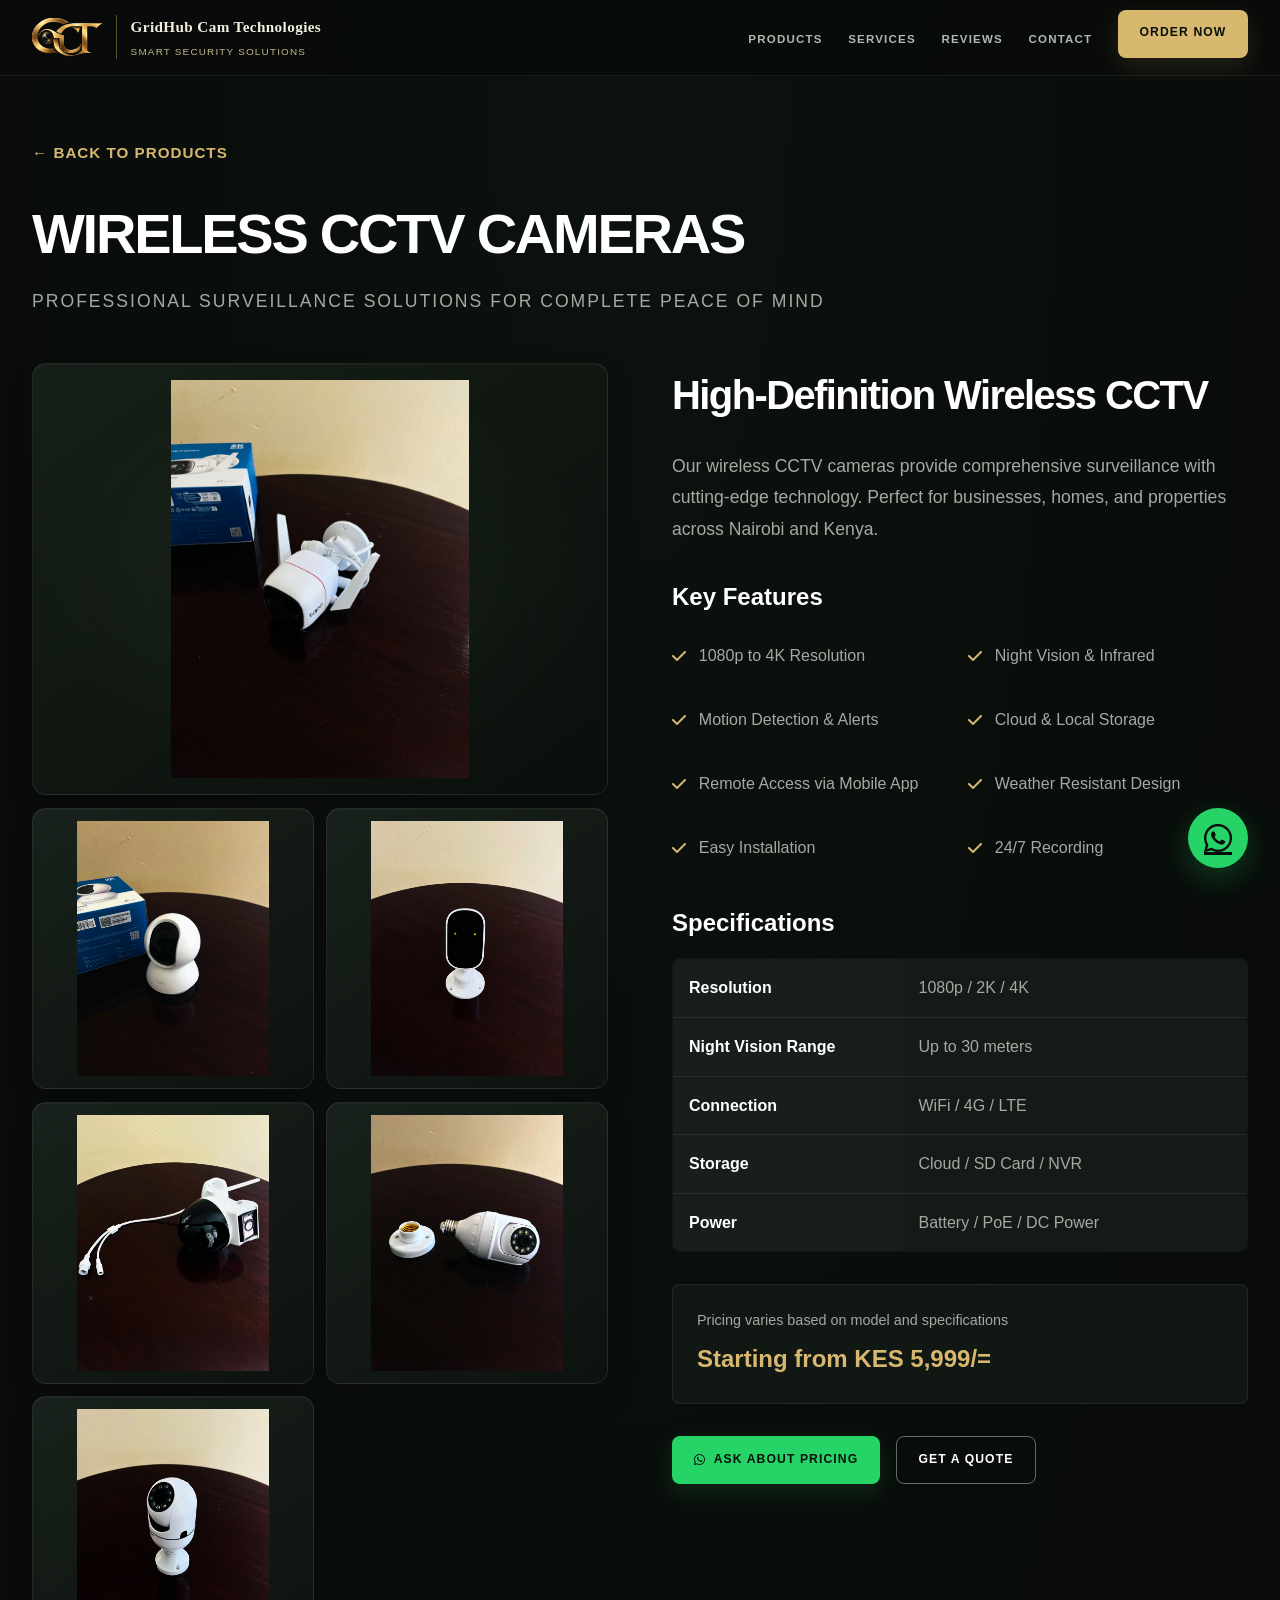
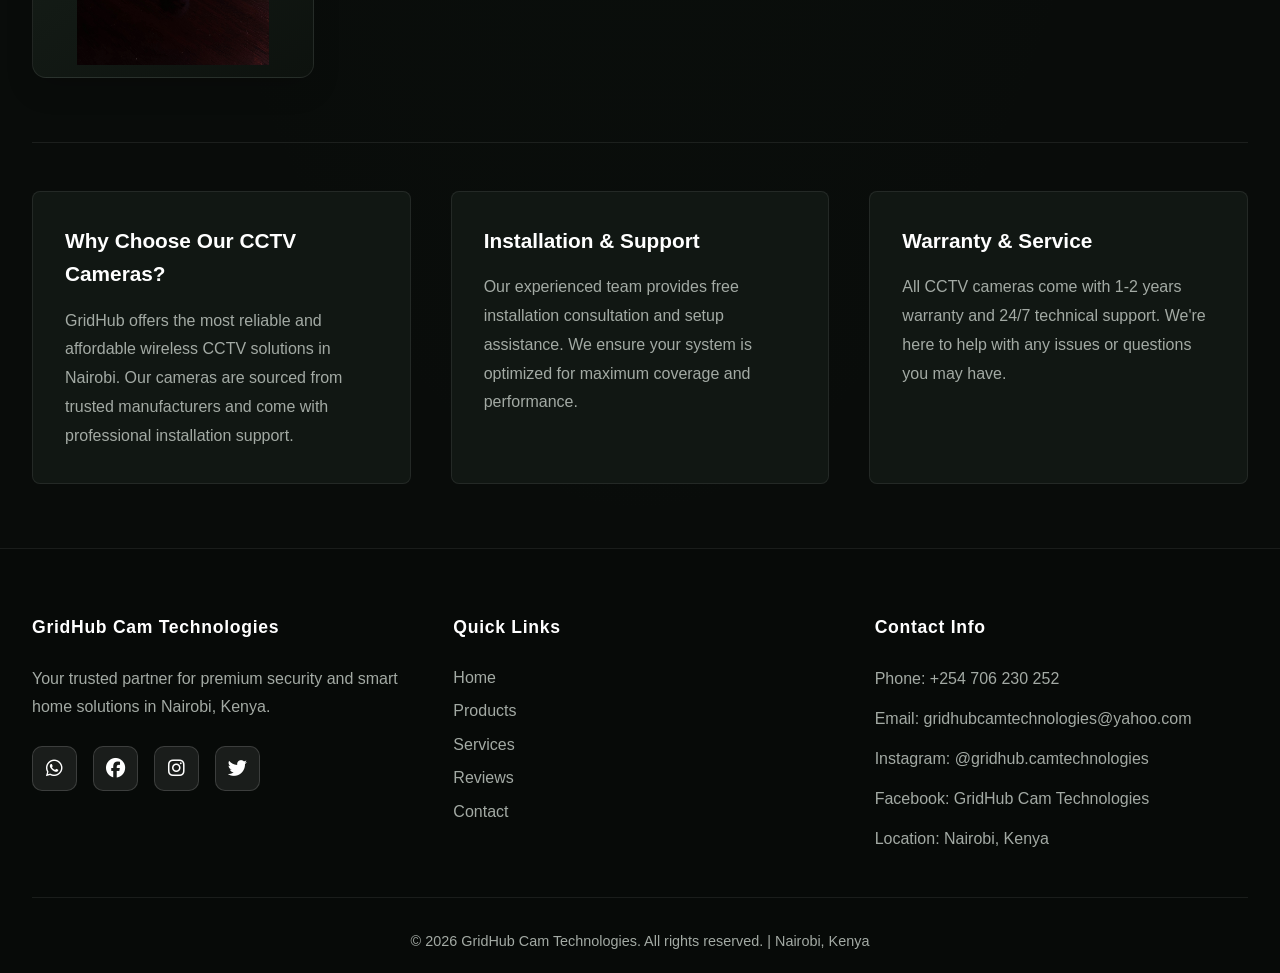
<file: products/cctv-cameras.html>
<!DOCTYPE html>
<html lang="en">
<head>
    <meta charset="UTF-8">
    <meta name="viewport" content="width=device-width, initial-scale=1.0">
    <meta name="description" content="Wireless CCTV Cameras - GridHub Cam Technologies">
    <link rel="icon" type="image/x-icon" href="../favicon.ico?v=1">
    <link rel="icon" type="image/png" sizes="512x512" href="../images/gct-favicon.png?v=1">
    <link rel="icon" type="image/svg+xml" href="../images/gct-favicon.svg?v=1">
    <link rel="stylesheet" href="../css/style.css">
    <link rel="stylesheet" href="https://cdnjs.cloudflare.com/ajax/libs/font-awesome/6.4.0/css/all.min.css">
    <title>Wireless CCTV Cameras | GridHub Cam Technologies</title>
</head>
<body>
    <!-- Navigation Bar -->
    <nav class="navbar">
        <div class="nav-container">
            <a href="../index.html" class="logo">
                <div class="logo-box">
                    <img src="../images/Official%20logo.PNG" alt="GCT logo mark" class="logo-image">
                </div>
                <div class="brand-text" aria-label="GridHub Cam Technologies">
                    <span class="brand-name">GridHub Cam Technologies</span>
                    <span class="brand-subtitle">Smart Security Solutions</span>
                </div>
            </a>
            <p class="nav-tagline">ALWAYS AVAILABLE ON WHATSAPP</p>
            <ul class="nav-menu">
                <li><a href="../index.html#products" class="nav-link">PRODUCTS</a></li>
                <li><a href="../index.html#services" class="nav-link">SERVICES</a></li>
                <li><a href="../index.html#reviews" class="nav-link">REVIEWS</a></li>
                <li><a href="../index.html#contact" class="nav-link">CONTACT</a></li>
                <li><a href="https://wa.me/254706230252?text=Hi%20GridHub%20Cam%20Technologies,%20I%20am%20interested%20in%20Wireless%20CCTV%20Cameras" target="_blank" class="btn btn-order">ORDER NOW</a></li>
            </ul>
            <div class="hamburger">
                <span></span>
                <span></span>
                <span></span>
            </div>
        </div>
    </nav>

    <!-- Product Details Section -->
    <section class="product-details">
        <div class="product-details-container">
            <div class="product-header">
                <a href="../index.html#products" class="back-link">← Back to Products</a>
                <h1>Wireless CCTV Cameras</h1>
                <p class="product-tagline">Professional surveillance solutions for complete peace of mind</p>
            </div>

            <div class="product-grid">
                <div class="product-image">
                    <div class="product-gallery">
                        <img class="product-gallery-featured" src="../images/outdoor security wifi camera.jpeg" alt="Outdoor security WiFi camera">
                        <img src="../images/pan tilt home security wifi camera.jpeg" alt="Pan-tilt home security WiFi camera" loading="lazy">
                        <img src="../images/smart battery camera.jpeg" alt="Smart battery security camera" loading="lazy">
                        <img src="../images/gun ball linkage wifi camera.jpeg" alt="Gun-ball linkage WiFi camera" loading="lazy">
                        <img src="../images/intelligent wifi cradle camera.jpeg" alt="Intelligent WiFi cradle camera" loading="lazy">
                        <img src="../images/intelligent wifi cradle headcamera.jpeg" alt="Intelligent WiFi cradle head camera" loading="lazy">
                    </div>
                </div>

                <div class="product-info">
                    <h2>High-Definition Wireless CCTV</h2>
                    <p class="product-description">
                        Our wireless CCTV cameras provide comprehensive surveillance with cutting-edge technology. Perfect for businesses, homes, and properties across Nairobi and Kenya.
                    </p>

                    <div class="features">
                        <h3>Key Features</h3>
                        <ul>
                            <li><i class="fas fa-check"></i> 1080p to 4K Resolution</li>
                            <li><i class="fas fa-check"></i> Night Vision & Infrared</li>
                            <li><i class="fas fa-check"></i> Motion Detection & Alerts</li>
                            <li><i class="fas fa-check"></i> Cloud & Local Storage</li>
                            <li><i class="fas fa-check"></i> Remote Access via Mobile App</li>
                            <li><i class="fas fa-check"></i> Weather Resistant Design</li>
                            <li><i class="fas fa-check"></i> Easy Installation</li>
                            <li><i class="fas fa-check"></i> 24/7 Recording</li>
                        </ul>
                    </div>

                    <div class="specifications">
                        <h3>Specifications</h3>
                        <table>
                            <tr>
                                <td>Resolution</td>
                                <td>1080p / 2K / 4K</td>
                            </tr>
                            <tr>
                                <td>Night Vision Range</td>
                                <td>Up to 30 meters</td>
                            </tr>
                            <tr>
                                <td>Connection</td>
                                <td>WiFi / 4G / LTE</td>
                            </tr>
                            <tr>
                                <td>Storage</td>
                                <td>Cloud / SD Card / NVR</td>
                            </tr>
                            <tr>
                                <td>Power</td>
                                <td>Battery / PoE / DC Power</td>
                            </tr>
                        </table>
                    </div>

                    <div class="pricing">
                        <p class="price-note">Pricing varies based on model and specifications</p>
                        <p class="price-range">Starting from KES 5,999/=</p>
                    </div>

                    <div class="action-buttons">
                        <a href="https://wa.me/254706230252?text=Hi%20GridHub,%20I%20am%20interested%20in%20Wireless%20CCTV%20Cameras%20-%20please%20send%20pricing%20and%20models" target="_blank" class="btn btn-whatsapp">
                            <i class="fab fa-whatsapp"></i> ASK ABOUT PRICING
                        </a>
                        <a href="../index.html#contact" class="btn btn-quote">GET A QUOTE</a>
                    </div>
                </div>
            </div>

            <div class="product-sections">
                <div class="section">
                    <h3>Why Choose Our CCTV Cameras?</h3>
                    <p>GridHub offers the most reliable and affordable wireless CCTV solutions in Nairobi. Our cameras are sourced from trusted manufacturers and come with professional installation support.</p>
                </div>

                <div class="section">
                    <h3>Installation & Support</h3>
                    <p>Our experienced team provides free installation consultation and setup assistance. We ensure your system is optimized for maximum coverage and performance.</p>
                </div>

                <div class="section">
                    <h3>Warranty & Service</h3>
                    <p>All CCTV cameras come with 1-2 years warranty and 24/7 technical support. We're here to help with any issues or questions you may have.</p>
                </div>
            </div>
        </div>
    </section>

    <!-- Footer -->
    <footer class="footer">
        <div class="footer-content">
            <div class="footer-section">
                <h4>GridHub Cam Technologies</h4>
                <p>Your trusted partner for premium security and smart home solutions in Nairobi, Kenya.</p>
                <div class="social-links">
                    <a href="https://wa.me/254706230252" target="_blank" title="WhatsApp"><i class="fab fa-whatsapp"></i></a>
                    <a href="https://facebook.com/GridHubCamTechnologies" target="_blank" title="Facebook"><i class="fab fa-facebook"></i></a>
                    <a href="https://instagram.com/gridhub.camtechnologies" target="_blank" title="Instagram"><i class="fab fa-instagram"></i></a>
                    <a href="https://twitter.com" target="_blank" title="Twitter"><i class="fab fa-twitter"></i></a>
                </div>
            </div>
            <div class="footer-section">
                <h4>Quick Links</h4>
                <ul>
                    <li><a href="../index.html">Home</a></li>
                    <li><a href="../index.html#products">Products</a></li>
                    <li><a href="../index.html#services">Services</a></li>
                    <li><a href="../index.html#reviews">Reviews</a></li>
                    <li><a href="../index.html#contact">Contact</a></li>
                </ul>
            </div>
            <div class="footer-section">
                <h4>Contact Info</h4>
                <p>Phone: +254 706 230 252</p>
                <p>Email: gridhubcamtechnologies@yahoo.com</p>
                <p>Instagram: @gridhub.camtechnologies</p>
                <p>Facebook: GridHub Cam Technologies</p>
                <p>Location: Nairobi, Kenya</p>
            </div>
        </div>
        <div class="footer-bottom">
            <p>&copy; 2026 GridHub Cam Technologies. All rights reserved. | Nairobi, Kenya</p>
        </div>
    </footer>

    <!-- Scroll to Top Button -->
    <button class="scroll-top" id="scrollTopBtn">
        <i class="fas fa-arrow-up"></i>
    </button>

    <!-- WhatsApp Chat Button -->
    <a href="https://wa.me/254706230252?text=Hi%20GridHub%20Cam%20Technologies" target="_blank" class="whatsapp-chat">
        <i class="fab fa-whatsapp"></i>
    </a>

    <script src="../js/script.js"></script>
</body>
</html>
</file>
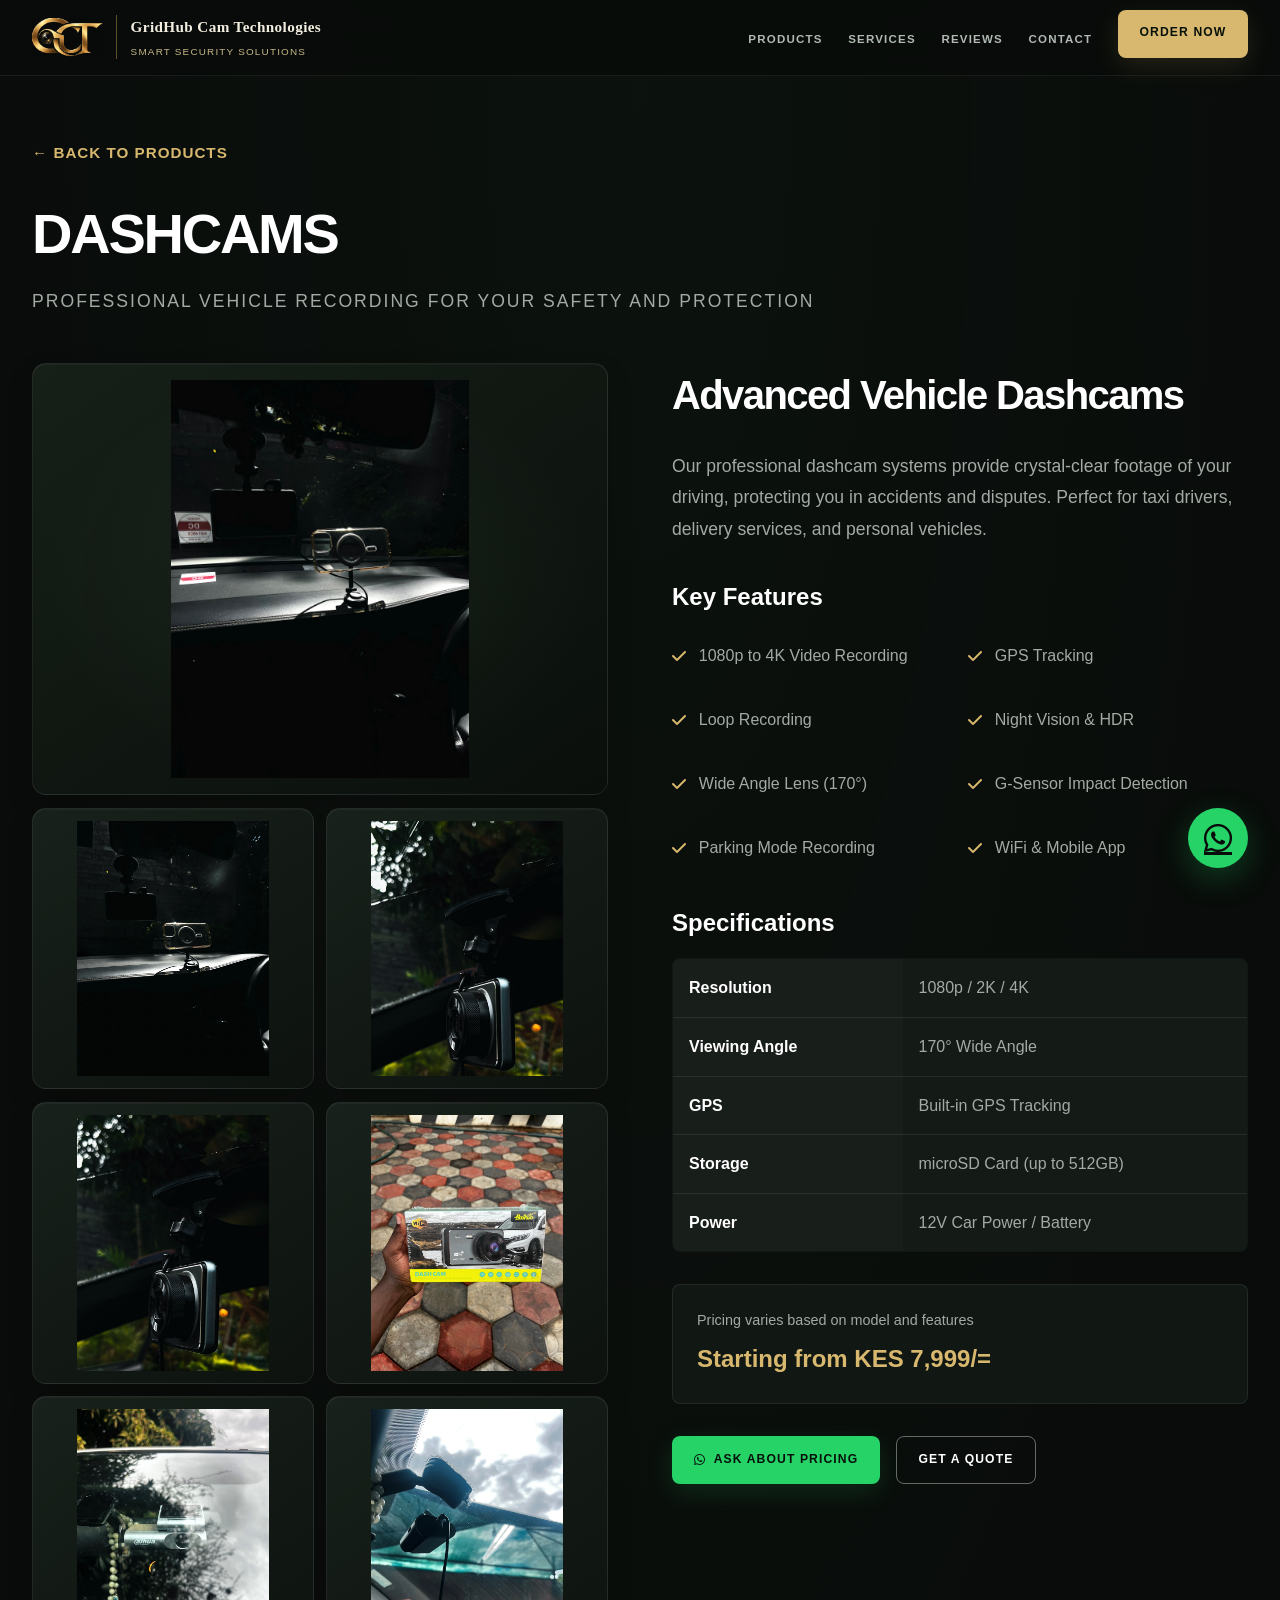
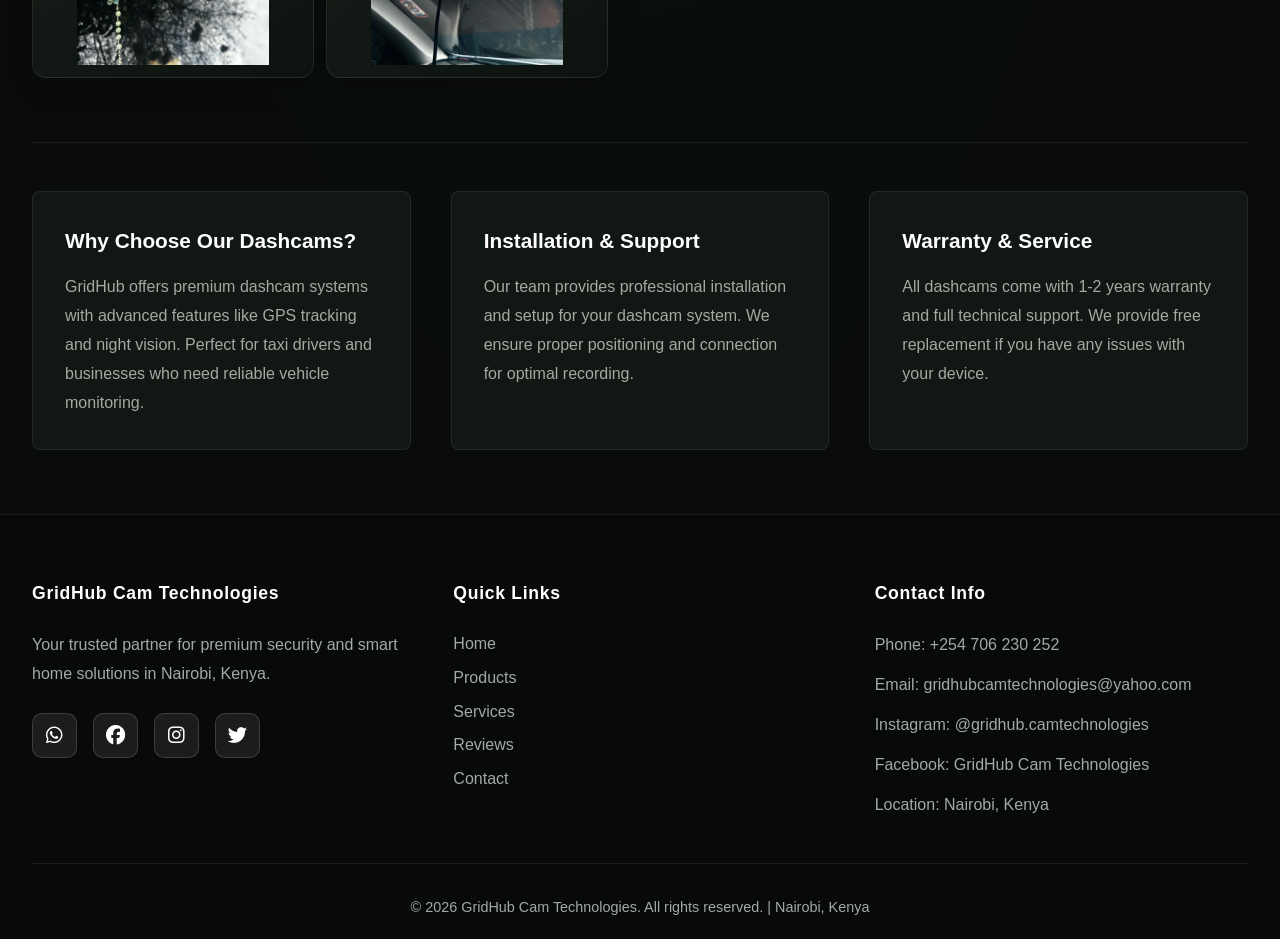
<file: products/dashcams.html>
<!DOCTYPE html>
<html lang="en">
<head>
    <meta charset="UTF-8">
    <meta name="viewport" content="width=device-width, initial-scale=1.0">
    <meta name="description" content="Dashcams - GridHub Cam Technologies">
    <link rel="icon" type="image/x-icon" href="../favicon.ico?v=1">
    <link rel="icon" type="image/png" sizes="512x512" href="../images/gct-favicon.png?v=1">
    <link rel="icon" type="image/svg+xml" href="../images/gct-favicon.svg?v=1">
    <link rel="stylesheet" href="../css/style.css">
    <link rel="stylesheet" href="https://cdnjs.cloudflare.com/ajax/libs/font-awesome/6.4.0/css/all.min.css">
    <title>Dashcams | GridHub Cam Technologies</title>
</head>
<body>
    <!-- Navigation Bar -->
    <nav class="navbar">
        <div class="nav-container">
            <a href="../index.html" class="logo">
                <div class="logo-box">
                    <img src="../images/Official%20logo.PNG" alt="GCT logo mark" class="logo-image">
                </div>
                <div class="brand-text" aria-label="GridHub Cam Technologies">
                    <span class="brand-name">GridHub Cam Technologies</span>
                    <span class="brand-subtitle">Smart Security Solutions</span>
                </div>
            </a>
            <p class="nav-tagline">ALWAYS AVAILABLE ON WHATSAPP</p>
            <ul class="nav-menu">
                <li><a href="../index.html#products" class="nav-link">PRODUCTS</a></li>
                <li><a href="../index.html#services" class="nav-link">SERVICES</a></li>
                <li><a href="../index.html#reviews" class="nav-link">REVIEWS</a></li>
                <li><a href="../index.html#contact" class="nav-link">CONTACT</a></li>
                <li><a href="https://wa.me/254706230252?text=Hi%20GridHub%20Cam%20Technologies,%20I%20am%20interested%20in%20Dashcams" target="_blank" class="btn btn-order">ORDER NOW</a></li>
            </ul>
            <div class="hamburger">
                <span></span>
                <span></span>
                <span></span>
            </div>
        </div>
    </nav>

    <!-- Product Details Section -->
    <section class="product-details">
        <div class="product-details-container">
            <div class="product-header">
                <a href="../index.html#products" class="back-link">← Back to Products</a>
                <h1>Dashcams</h1>
                <p class="product-tagline">Professional vehicle recording for your safety and protection</p>
            </div>

            <div class="product-grid">
                <div class="product-image">
                    <div class="product-gallery">
                        <img class="product-gallery-featured" src="../images/Screen dashcam with magnetic phone case 2.jpeg" alt="Screen dashcam with magnetic phone case">
                        <img src="../images/Screen dash cam with magnetic phone mount with phone case.jpg" alt="Screen dashcam with magnetic phone mount and phone case" loading="lazy">
                        <img src="../images/balhuo screen dashcam.jpeg" alt="Balhuo screen dashcam" loading="lazy">
                        <img src="../images/balhuo screen dashcam 2.jpeg" alt="Balhuo screen dashcam, alternate view" loading="lazy">
                        <img src="../images/balhuo screen dasgcam 3.jpeg" alt="Balhuo screen dashcam, rear view" loading="lazy">
                        <img src="../images/alhua compact dashcam.jpeg" alt="Alhua compact dashcam" loading="lazy">
                        <img src="../images/alhua compact dashcam 2.jpeg" alt="Alhua compact dashcam, alternate view" loading="lazy">
                    </div>
                </div>

                <div class="product-info">
                    <h2>Advanced Vehicle Dashcams</h2>
                    <p class="product-description">
                        Our professional dashcam systems provide crystal-clear footage of your driving, protecting you in accidents and disputes. Perfect for taxi drivers, delivery services, and personal vehicles.
                    </p>

                    <div class="features">
                        <h3>Key Features</h3>
                        <ul>
                            <li><i class="fas fa-check"></i> 1080p to 4K Video Recording</li>
                            <li><i class="fas fa-check"></i> GPS Tracking</li>
                            <li><i class="fas fa-check"></i> Loop Recording</li>
                            <li><i class="fas fa-check"></i> Night Vision & HDR</li>
                            <li><i class="fas fa-check"></i> Wide Angle Lens (170°)</li>
                            <li><i class="fas fa-check"></i> G-Sensor Impact Detection</li>
                            <li><i class="fas fa-check"></i> Parking Mode Recording</li>
                            <li><i class="fas fa-check"></i> WiFi & Mobile App</li>
                        </ul>
                    </div>

                    <div class="specifications">
                        <h3>Specifications</h3>
                        <table>
                            <tr>
                                <td>Resolution</td>
                                <td>1080p / 2K / 4K</td>
                            </tr>
                            <tr>
                                <td>Viewing Angle</td>
                                <td>170° Wide Angle</td>
                            </tr>
                            <tr>
                                <td>GPS</td>
                                <td>Built-in GPS Tracking</td>
                            </tr>
                            <tr>
                                <td>Storage</td>
                                <td>microSD Card (up to 512GB)</td>
                            </tr>
                            <tr>
                                <td>Power</td>
                                <td>12V Car Power / Battery</td>
                            </tr>
                        </table>
                    </div>

                    <div class="pricing">
                        <p class="price-note">Pricing varies based on model and features</p>
                        <p class="price-range">Starting from KES 7,999/=</p>
                    </div>

                    <div class="action-buttons">
                        <a href="https://wa.me/254706230252?text=Hi%20GridHub,%20I%20am%20interested%20in%20Dashcams%20-%20please%20send%20pricing%20and%20models" target="_blank" class="btn btn-whatsapp">
                            <i class="fab fa-whatsapp"></i> ASK ABOUT PRICING
                        </a>
                        <a href="../index.html#contact" class="btn btn-quote">GET A QUOTE</a>
                    </div>
                </div>
            </div>

            <div class="product-sections">
                <div class="section">
                    <h3>Why Choose Our Dashcams?</h3>
                    <p>GridHub offers premium dashcam systems with advanced features like GPS tracking and night vision. Perfect for taxi drivers and businesses who need reliable vehicle monitoring.</p>
                </div>

                <div class="section">
                    <h3>Installation & Support</h3>
                    <p>Our team provides professional installation and setup for your dashcam system. We ensure proper positioning and connection for optimal recording.</p>
                </div>

                <div class="section">
                    <h3>Warranty & Service</h3>
                    <p>All dashcams come with 1-2 years warranty and full technical support. We provide free replacement if you have any issues with your device.</p>
                </div>
            </div>
        </div>
    </section>

    <!-- Footer -->
    <footer class="footer">
        <div class="footer-content">
            <div class="footer-section">
                <h4>GridHub Cam Technologies</h4>
                <p>Your trusted partner for premium security and smart home solutions in Nairobi, Kenya.</p>
                <div class="social-links">
                    <a href="https://wa.me/254706230252" target="_blank" title="WhatsApp"><i class="fab fa-whatsapp"></i></a>
                    <a href="https://facebook.com/GridHubCamTechnologies" target="_blank" title="Facebook"><i class="fab fa-facebook"></i></a>
                    <a href="https://instagram.com/gridhub.camtechnologies" target="_blank" title="Instagram"><i class="fab fa-instagram"></i></a>
                    <a href="https://twitter.com" target="_blank" title="Twitter"><i class="fab fa-twitter"></i></a>
                </div>
            </div>
            <div class="footer-section">
                <h4>Quick Links</h4>
                <ul>
                    <li><a href="../index.html">Home</a></li>
                    <li><a href="../index.html#products">Products</a></li>
                    <li><a href="../index.html#services">Services</a></li>
                    <li><a href="../index.html#reviews">Reviews</a></li>
                    <li><a href="../index.html#contact">Contact</a></li>
                </ul>
            </div>
            <div class="footer-section">
                <h4>Contact Info</h4>
                <p>Phone: +254 706 230 252</p>
                <p>Email: gridhubcamtechnologies@yahoo.com</p>
                <p>Instagram: @gridhub.camtechnologies</p>
                <p>Facebook: GridHub Cam Technologies</p>
                <p>Location: Nairobi, Kenya</p>
            </div>
        </div>
        <div class="footer-bottom">
            <p>&copy; 2026 GridHub Cam Technologies. All rights reserved. | Nairobi, Kenya</p>
        </div>
    </footer>

    <!-- Scroll to Top Button -->
    <button class="scroll-top" id="scrollTopBtn">
        <i class="fas fa-arrow-up"></i>
    </button>

    <!-- WhatsApp Chat Button -->
    <a href="https://wa.me/254706230252?text=Hi%20GridHub%20Cam%20Technologies" target="_blank" class="whatsapp-chat">
        <i class="fab fa-whatsapp"></i>
    </a>

    <script src="../js/script.js"></script>
</body>
</html>
</file>
<file: css/style.css>
/* ==================== GLOBAL STYLES ==================== */
* {
    margin: 0;
    padding: 0;
    box-sizing: border-box;
}

:root {
    --text-light: #ffffff;
    --text-gray: #808080;
    --background: #0a0a0a;
    --card-bg: #1a1a1a;
    --accent-color: #00d946;
    --secondary-color: #0a0e27;
    --shadow: 0 15px 35px rgba(0, 0, 0, 0.8);
    --transition: all 0.3s ease;
}

html {
    scroll-behavior: smooth;
}

body {
    font-family: 'Segoe UI', Tahoma, Geneva, Verdana, sans-serif;
    line-height: 1.6;
    color: var(--text-light);
    background-color: var(--background);
    overflow-x: hidden;
}

/* ==================== NAVIGATION BAR ==================== */
.navbar {
    position: sticky;
    top: 0;
    z-index: 1000;
    background: rgba(10, 10, 10, 0.98);
    backdrop-filter: blur(10px);
    border-bottom: 1px solid rgba(255, 255, 255, 0.05);
    padding: 1rem 2rem;
    animation: slideDown 0.5s ease;
}

@keyframes slideDown {
    from {
        transform: translateY(-100%);
        opacity: 0;
    }
    to {
        transform: translateY(0);
        opacity: 1;
    }
}

.nav-container {
    max-width: 1400px;
    margin: 0 auto;
    display: flex;
    justify-content: space-between;
    align-items: center;
    gap: 2rem;
}

.logo {
    display: flex;
    align-items: center;
    gap: 0.75rem;
    cursor: pointer;
    transition: var(--transition);
    flex-shrink: 0;
    color: inherit;
    text-decoration: none;
}

.logo-box {
    position: relative;
    width: 72px;
    aspect-ratio: 1.85;
    overflow: hidden;
    flex-shrink: 0;
}

.logo-image {
    position: absolute;
    top: -52.8%;
    left: -23.2%;
    width: 138.9%;
    max-width: none;
    height: auto;
    display: block;
    pointer-events: none;
    mix-blend-mode: screen;
}

.brand-text {
    display: flex;
    flex-direction: column;
    justify-content: center;
    gap: 0.25rem;
    padding-left: 0.85rem;
    border-left: 1px solid rgba(212, 177, 91, 0.42);
    white-space: nowrap;
}

.brand-name {
    color: #f3eee0;
    font-family: Georgia, "Times New Roman", serif;
    font-size: 0.95rem;
    font-weight: 600;
    letter-spacing: 0.025em;
}

.brand-subtitle {
    color: #c8b987;
    font-size: 0.62rem;
    font-weight: 500;
    letter-spacing: 0.12em;
    text-transform: uppercase;
}

.logo:hover {
    transform: translateY(-1px);
}

.nav-tagline {
    color: var(--text-gray);
    font-size: 0.8rem;
    letter-spacing: 1.5px;
    text-transform: uppercase;
    flex-grow: 1;
    text-align: center;
}

.nav-menu {
    display: flex;
    list-style: none;
    gap: 2.5rem;
    align-items: center;
}

.nav-link {
    color: var(--text-gray);
    text-decoration: none;
    font-weight: 600;
    font-size: 0.8rem;
    position: relative;
    transition: var(--transition);
    text-transform: uppercase;
    letter-spacing: 1.5px;
}

.nav-link:hover {
    color: var(--text-light);
}

.btn-order {
    background: var(--text-light);
    color: var(--background);
    padding: 0.6rem 1.4rem;
    border-radius: 50px;
    font-weight: 700;
    text-transform: uppercase;
    letter-spacing: 1px;
    font-size: 0.75rem;
    cursor: pointer;
    transition: var(--transition);
    border: none;
}

.btn-order:hover {
    transform: translateY(-2px);
    box-shadow: 0 5px 15px rgba(255, 255, 255, 0.2);
}

.hamburger {
    display: none;
    flex-direction: column;
    cursor: pointer;
}

.hamburger span {
    width: 25px;
    height: 3px;
    background-color: var(--text-light);
    margin: 5px 0;
    border-radius: 3px;
    transition: var(--transition);
}

.hamburger.active span:nth-child(1) {
    transform: rotate(45deg) translate(10px, 10px);
}

.hamburger.active span:nth-child(2) {
    opacity: 0;
}

.hamburger.active span:nth-child(3) {
    transform: rotate(-45deg) translate(7px, -7px);
}

/* ==================== HERO SECTION ==================== */
.hero {
    background: linear-gradient(135deg, rgba(10, 10, 10, 0.95), rgba(15, 15, 15, 0.95)),
                url('https://images.unsplash.com/photo-1558618666-fcd25c85cd64?ixlib=rb-4.0.3&auto=format&fit=crop&w=1600&q=80');
    background-size: cover;
    background-position: center;
    background-attachment: fixed;
    min-height: 100vh;
    display: flex;
    flex-direction: column;
    align-items: flex-start;
    justify-content: center;
    padding: 5rem 2rem;
    color: var(--text-light);
    position: relative;
    overflow: hidden;
}

.hero::before {
    content: '';
    position: absolute;
    top: 0;
    left: 0;
    right: 0;
    bottom: 0;
    background: radial-gradient(circle at 20% 50%, rgba(0, 0, 0, 0.3), transparent 50%);
    pointer-events: none;
}

.hero-content {
    max-width: 1200px;
    margin: 0 auto;
    width: 100%;
    position: relative;
    z-index: 1;
    animation: fadeInUp 1.2s ease;
}

@keyframes fadeInUp {
    from {
        opacity: 0;
        transform: translateY(50px);
    }
    to {
        opacity: 1;
        transform: translateY(0);
    }
}

.hero h1 {
    font-size: 6rem;
    font-weight: 900;
    margin-bottom: 2rem;
    line-height: 0.9;
    letter-spacing: -3px;
    text-transform: uppercase;
}

.hero p {
    font-size: 1.1rem;
    margin-bottom: 3rem;
    color: var(--text-gray);
    line-height: 1.8;
    max-width: 600px;
}

.hero-buttons {
    display: flex;
    gap: 1.5rem;
    margin-bottom: 5rem;
    flex-wrap: wrap;
}

.hero-stats {
    display: grid;
    grid-template-columns: repeat(4, 1fr);
    gap: 3rem;
    position: relative;
    z-index: 1;
    max-width: 1200px;
    margin: 0 auto;
    width: 100%;
}

.stat h3 {
    font-size: 3rem;
    font-weight: 900;
    color: var(--text-light);
    margin-bottom: 0.5rem;
}

.stat p {
    color: var(--text-gray);
    font-size: 0.8rem;
    text-transform: uppercase;
    letter-spacing: 2px;
}

/* ==================== BUTTONS ==================== */
.btn {
    padding: 0.9rem 1.8rem;
    border: none;
    border-radius: 50px;
    font-size: 0.9rem;
    font-weight: 700;
    cursor: pointer;
    transition: var(--transition);
    text-decoration: none;
    display: inline-block;
    text-align: center;
    text-transform: uppercase;
    letter-spacing: 1.5px;
    position: relative;
    overflow: hidden;
}

.btn::before {
    content: '';
    position: absolute;
    top: 0;
    left: -100%;
    width: 100%;
    height: 100%;
    background: rgba(255, 255, 255, 0.1);
    transition: left 0.3s ease;
    z-index: -1;
}

.btn:hover::before {
    left: 100%;
}

.btn-shop {
    background: var(--text-light);
    color: var(--background);
    box-shadow: 0 5px 20px rgba(0, 0, 0, 0.4);
}

.btn-shop:hover {
    transform: translateY(-3px);
    box-shadow: 0 8px 25px rgba(255, 255, 255, 0.15);
}

.btn-whatsapp {
    background: var(--accent-color);
    color: var(--background);
    box-shadow: 0 5px 20px rgba(0, 217, 70, 0.3);
    display: flex;
    align-items: center;
    gap: 0.5rem;
}

.btn-whatsapp:hover {
    transform: translateY(-3px);
    box-shadow: 0 8px 30px rgba(0, 217, 70, 0.4);
}

.btn-quote {
    background: transparent;
    color: var(--text-light);
    border: 2px solid var(--text-light);
}

.btn-quote:hover {
    background: var(--text-light);
    color: var(--background);
    transform: translateY(-3px);
    box-shadow: 0 5px 20px rgba(0, 0, 0, 0.3);
}

.btn-submit {
    width: 100%;
}

/* ==================== PRODUCTS SECTION ==================== */
.products {
    padding: 6rem 2rem;
    background: var(--background);
    max-width: 1400px;
    margin: 0 auto;
    position: relative;
}

.products h2 {
    font-size: 3.5rem;
    text-align: center;
    margin-bottom: 0.5rem;
    color: var(--text-light);
    font-weight: 900;
    letter-spacing: -1px;
    text-transform: uppercase;
}

.section-subtitle {
    text-align: center;
    color: var(--text-gray);
    margin-bottom: 4rem;
    font-size: 1.1rem;
    text-transform: uppercase;
    letter-spacing: 2px;
}

.products-grid {
    display: grid;
    grid-template-columns: repeat(auto-fit, minmax(320px, 1fr));
    gap: 2.5rem;
}

.product-card {
    background: var(--card-bg);
    border: 1px solid rgba(255, 255, 255, 0.08);
    border-radius: 12px;
    padding: 2.5rem;
    text-align: center;
    transition: var(--transition);
    backdrop-filter: blur(10px);
    position: relative;
    overflow: hidden;
}

.product-card-image {
    height: 190px;
    margin: -2.5rem -2.5rem 2rem;
    overflow: hidden;
    background: radial-gradient(circle at center, #202020, #101010 75%);
    border-bottom: 1px solid rgba(255, 255, 255, 0.08);
}

.product-card-image img {
    width: 100%;
    height: 100%;
    display: block;
    object-fit: contain;
    padding: 0.6rem;
    transition: transform 0.5s ease;
}

.product-card:hover .product-card-image img {
    transform: scale(1.05);
}

.product-card:hover {
    border-color: rgba(255, 255, 255, 0.2);
    transform: translateY(-10px);
    box-shadow: 0 15px 40px rgba(0, 0, 0, 0.5);
}

.product-icon {
    font-size: 3.5rem;
    color: var(--text-light);
    margin-bottom: 1.5rem;
    transition: var(--transition);
}

.product-card:hover .product-icon {
    transform: scale(1.1) rotate(5deg);
}

.product-card h3 {
    color: var(--text-light);
    margin-bottom: 1rem;
    font-size: 1.5rem;
    font-weight: 700;
}

.product-card p {
    color: var(--text-gray);
    margin-bottom: 1.5rem;
    line-height: 1.8;
}

.product-card ul {
    list-style: none;
    text-align: left;
}

.product-card li {
    padding: 0.7rem 0;
    color: var(--text-gray);
    border-bottom: 1px solid rgba(255, 255, 255, 0.08);
    font-size: 0.95rem;
}

.product-card li:last-child {
    border-bottom: none;
}

.product-card li::before {
    content: "▸ ";
    color: var(--accent-color);
    font-weight: bold;
    margin-right: 0.8rem;
}

/* ==================== SERVICES SECTION ==================== */
.services {
    padding: 6rem 2rem;
    background: var(--background);
    max-width: 1400px;
    margin: 0 auto;
}

.services h2 {
    font-size: 3.5rem;
    text-align: center;
    margin-bottom: 0.5rem;
    color: var(--text-light);
    font-weight: 900;
    text-transform: uppercase;
}

.services-grid {
    display: grid;
    grid-template-columns: repeat(auto-fit, minmax(280px, 1fr));
    gap: 2.5rem;
    margin-top: 3rem;
}

.service-card {
    background: var(--card-bg);
    border: 1px solid rgba(255, 255, 255, 0.08);
    padding: 2.5rem;
    border-radius: 12px;
    text-align: center;
    transition: var(--transition);
    backdrop-filter: blur(10px);
}

.service-card:hover {
    border-color: rgba(255, 255, 255, 0.2);
    transform: translateY(-8px);
    box-shadow: 0 15px 40px rgba(0, 0, 0, 0.5);
}

.service-card i {
    font-size: 3rem;
    color: var(--accent-color);
    margin-bottom: 1rem;
}

.service-card h3 {
    color: var(--text-light);
    margin-bottom: 1rem;
    font-size: 1.3rem;
    font-weight: 700;
}

.service-card p {
    color: var(--text-gray);
    line-height: 1.8;
}

/* ==================== REVIEWS SECTION ==================== */
.reviews {
    padding: 6rem 2rem;
    background: var(--background);
    max-width: 1400px;
    margin: 0 auto;
}

.reviews h2 {
    font-size: 3.5rem;
    text-align: center;
    margin-bottom: 0.5rem;
    color: var(--text-light);
    font-weight: 900;
    text-transform: uppercase;
}

.reviews-grid {
    display: grid;
    grid-template-columns: repeat(auto-fit, minmax(320px, 1fr));
    gap: 2.5rem;
    margin-top: 3rem;
}

.review-card {
    background: var(--card-bg);
    padding: 2.5rem;
    border-radius: 12px;
    box-shadow: 0 5px 20px rgba(0, 0, 0, 0.4);
    transition: var(--transition);
    border: 1px solid rgba(255, 255, 255, 0.08);
    backdrop-filter: blur(10px);
    position: relative;
}

.review-card:hover {
    transform: translateY(-8px);
    border-color: rgba(255, 255, 255, 0.2);
    box-shadow: 0 15px 40px rgba(0, 0, 0, 0.5);
}

.stars {
    color: #ffffff;
    font-size: 1.3rem;
    margin-bottom: 1rem;
    letter-spacing: 2px;
}

.review-text {
    color: var(--text-gray);
    font-style: italic;
    margin-bottom: 1.5rem;
    line-height: 1.9;
}

.review-author {
    color: var(--text-light);
    font-weight: 700;
    text-transform: uppercase;
    letter-spacing: 1px;
    font-size: 0.9rem;
}

/* ==================== CONTACT SECTION ==================== */
.contact {
    padding: 6rem 2rem;
    background: linear-gradient(135deg, rgba(10, 10, 10, 0.95), rgba(15, 15, 15, 0.95)),
                url('https://images.unsplash.com/photo-1558618666-fcd25c85cd64?ixlib=rb-4.0.3&auto=format&fit=crop&w=1600&q=80');
    background-size: cover;
    background-position: center;
    background-attachment: fixed;
    color: var(--text-light);
    position: relative;
}

.contact::before {
    content: '';
    position: absolute;
    top: 0;
    left: 0;
    right: 0;
    bottom: 0;
    background: radial-gradient(circle at 80% 20%, rgba(0, 0, 0, 0.4), transparent 50%);
    pointer-events: none;
}

.contact h2 {
    font-size: 3.5rem;
    text-align: center;
    margin-bottom: 0.5rem;
    font-weight: 900;
    text-transform: uppercase;
    position: relative;
    z-index: 1;
}

.contact .section-subtitle {
    color: var(--text-gray);
    position: relative;
    z-index: 1;
}

.contact-wrapper {
    max-width: 1400px;
    margin: 0 auto;
    display: grid;
    grid-template-columns: 1fr 1fr;
    gap: 4rem;
    margin-top: 3rem;
    position: relative;
    z-index: 1;
}

.contact-info {
    display: grid;
    grid-template-columns: repeat(auto-fit, minmax(280px, 1fr));
    gap: 2.5rem;
    align-items: stretch;
    min-width: 0;
}

.info-card {
    background: rgba(26, 26, 26, 0.9);
    padding: 2rem;
    border-radius: 10px;
    text-align: center;
    backdrop-filter: blur(10px);
    border: 1px solid rgba(255, 255, 255, 0.08);
    transition: var(--transition);
}

.info-card:hover {
    background: rgba(26, 26, 26, 0.95);
    transform: translateY(-8px);
    border-color: rgba(255, 255, 255, 0.15);
    box-shadow: 0 10px 30px rgba(0, 0, 0, 0.4);
}

.info-card i {
    font-size: 3rem;
    color: var(--accent-color);
    margin-bottom: 1rem;
}

.info-card h4 {
    font-size: 1.3rem;
    margin-bottom: 0.8rem;
    color: var(--text-light);
    font-weight: 700;
}

.info-card p {
    margin: 0.5rem 0;
    color: var(--text-gray);
    overflow-wrap: anywhere;
    word-break: break-word;
}

.info-text {
    font-size: 0.9rem;
    opacity: 0.8;
}

.info-card .social-links {
    display: flex;
    flex-direction: column;
    gap: 0.8rem;
    align-items: center;
    justify-content: center;
    margin-top: 1rem;
}

.info-card .social-links a {
    display: block;
    width: 100%;
    max-width: 240px;
    padding: 0.7rem 1rem;
    text-align: center;
    font-size: 0.85rem;
    white-space: normal;
    box-sizing: border-box;
}

.info-card h4 {
    font-size: 1.2rem;
    margin-bottom: 0.6rem;
    color: var(--text-light);
    font-weight: 700;
}

.info-card p {
    margin: 0.35rem 0;
    color: var(--text-gray);
    line-height: 1.4;
}

.contact-link {
    display: inline-block;
    margin-top: 1rem;
    padding: 0.7rem 1.8rem;
    background: var(--accent-color);
    color: var(--background);
    text-decoration: none;
    border-radius: 50px;
    transition: var(--transition);
    font-weight: 700;
    text-transform: uppercase;
    letter-spacing: 1px;
    font-size: 0.85rem;
    box-shadow: 0 5px 15px rgba(0, 217, 70, 0.2);
}

.contact-link:hover {
    box-shadow: 0 8px 25px rgba(0, 217, 70, 0.3);
    transform: translateY(-3px);
}

/* ==================== CONTACT FORM ==================== */
.contact-form-container {
    background: rgba(26, 26, 26, 0.9);
    padding: 3rem;
    border-radius: 12px;
    backdrop-filter: blur(10px);
    border: 1px solid rgba(255, 255, 255, 0.08);
}

.contact-form-container h3 {
    font-size: 2rem;
    margin-bottom: 2rem;
    color: var(--text-light);
    font-weight: 700;
    text-transform: uppercase;
}

.contact-form {
    display: flex;
    flex-direction: column;
}

.form-group {
    margin-bottom: 1.8rem;
}

.form-group label {
    display: block;
    margin-bottom: 0.7rem;
    font-weight: 700;
    text-transform: uppercase;
    letter-spacing: 1px;
    font-size: 0.9rem;
    color: var(--text-light);
}

.form-group input,
.form-group textarea,
.form-group select {
    width: 100%;
    padding: 1rem;
    border: 1px solid rgba(255, 255, 255, 0.15);
    border-radius: 6px;
    font-family: inherit;
    font-size: 1rem;
    background: rgba(10, 10, 10, 0.7);
    color: var(--text-light);
    transition: var(--transition);
}

.form-group input::placeholder,
.form-group textarea::placeholder {
    color: rgba(255, 255, 255, 0.3);
}

.form-group input:focus,
.form-group textarea:focus,
.form-group select:focus {
    outline: none;
    background: rgba(10, 10, 10, 0.9);
    border-color: rgba(255, 255, 255, 0.3);
    box-shadow: 0 0 10px rgba(0, 0, 0, 0.3);
}

.form-group textarea {
    resize: vertical;
}

.btn-submit {
    margin-top: 1.5rem;
}

.form-message {
    margin-top: 1rem;
    padding: 1rem;
    border-radius: 6px;
    text-align: center;
    display: none;
    font-weight: 700;
    text-transform: uppercase;
    letter-spacing: 1px;
}

.form-message.success {
    display: block;
    background: rgba(0, 217, 70, 0.15);
    color: var(--accent-color);
    border: 2px solid var(--accent-color);
}

.form-message.error {
    display: block;
    background: rgba(239, 68, 68, 0.15);
    color: #ef4444;
    border: 2px solid #ef4444;
}

/* ==================== FOOTER ==================== */
.footer {
    background: var(--background);
    color: var(--text-light);
    padding: 4rem 2rem 1rem;
    border-top: 1px solid rgba(255, 255, 255, 0.08);
}

.footer-content {
    max-width: 1400px;
    margin: 0 auto;
    display: grid;
    grid-template-columns: repeat(auto-fit, minmax(280px, 1fr));
    gap: 3rem;
    margin-bottom: 2rem;
}

.footer-section h4 {
    margin-bottom: 1.5rem;
    color: var(--text-light);
    font-size: 1.1rem;
    font-weight: 700;
    text-transform: uppercase;
    letter-spacing: 1px;
}

.footer-section p {
    margin: 0.7rem 0;
    color: var(--text-gray);
    line-height: 1.8;
}

.footer-section ul {
    list-style: none;
}

.footer-section a {
    color: var(--text-gray);
    text-decoration: none;
    transition: var(--transition);
    display: block;
    margin: 0.5rem 0;
}

.footer-section a:hover {
    color: var(--text-light);
    padding-left: 0.5rem;
}

.social-links {
    display: flex;
    gap: 1rem;
    margin-top: 1rem;
}

.social-links a {
    width: 45px;
    height: 45px;
    background: rgba(255, 255, 255, 0.08);
    border: 2px solid rgba(255, 255, 255, 0.15);
    border-radius: 6px;
    display: flex;
    align-items: center;
    justify-content: center;
    transition: var(--transition);
    color: var(--text-light);
    font-size: 1.2rem;
}

.social-links a:hover {
    background: var(--accent-color);
    color: var(--background);
    transform: translateY(-3px);
    border-color: var(--accent-color);
}

.footer-bottom {
    text-align: center;
    padding-top: 2rem;
    border-top: 1px solid rgba(255, 255, 255, 0.08);
    color: var(--text-gray);
    font-size: 0.9rem;
}

/* ==================== SCROLL TO TOP BUTTON ==================== */
.scroll-top {
    position: fixed;
    bottom: 80px;
    right: 2rem;
    background: var(--text-light);
    color: var(--background);
    border: none;
    width: 50px;
    height: 50px;
    border-radius: 6px;
    cursor: pointer;
    display: none;
    align-items: center;
    justify-content: center;
    font-size: 1.5rem;
    box-shadow: 0 5px 20px rgba(0, 0, 0, 0.4);
    transition: var(--transition);
    z-index: 999;
    font-weight: 700;
}

.scroll-top:hover {
    transform: translateY(-5px);
    box-shadow: 0 8px 30px rgba(0, 0, 0, 0.5);
}

.scroll-top.show {
    display: flex;
}

/* ==================== WHATSAPP CHAT BUTTON ==================== */
.whatsapp-chat {
    position: fixed;
    bottom: 2rem;
    right: 2rem;
    width: 60px;
    height: 60px;
    background: var(--accent-color);
    border-radius: 50%;
    display: flex;
    align-items: center;
    justify-content: center;
    color: var(--background);
    font-size: 2rem;
    box-shadow: 0 5px 30px rgba(0, 217, 70, 0.3);
    transition: var(--transition);
    z-index: 998;
    animation: float 3s ease-in-out infinite;
}

.whatsapp-chat:hover {
    transform: scale(1.1);
    box-shadow: 0 8px 40px rgba(0, 217, 70, 0.4);
}

@keyframes float {
    0%, 100% {
        transform: translateY(0px);
    }
    50% {
        transform: translateY(-15px);
    }
}

/* ==================== RESPONSIVE DESIGN ==================== */
@media (max-width: 768px) {
    .hamburger {
        display: flex;
    }

    .nav-container {
        flex-wrap: wrap;
        gap: 1rem;
    }

    .nav-tagline {
        order: 3;
        flex-basis: 100%;
        text-align: left;
    }

    .nav-menu {
        display: none;
        position: absolute;
        top: 100%;
        left: 0;
        width: 100%;
        flex-direction: column;
        background: rgba(10, 10, 10, 0.98);
        gap: 0;
        border-bottom: 1px solid rgba(255, 255, 255, 0.08);
        padding: 1rem 0;
    }

    .nav-menu.active {
        display: flex;
    }

    .nav-menu li {
        width: 100%;
    }

    .nav-link {
        display: block;
        padding: 1rem 2rem;
        text-align: left;
        border-bottom: 1px solid rgba(255, 255, 255, 0.08);
    }

    .nav-link::before {
        display: none;
    }

    .hero h1 {
        font-size: 3.5rem;
    }

    .hero p {
        font-size: 1rem;
    }

    .hero-buttons {
        flex-direction: column;
    }

    .hero-stats {
        grid-template-columns: repeat(2, 1fr);
        gap: 2rem;
    }

    .products h2,
    .services h2,
    .reviews h2,
    .contact h2 {
        font-size: 2.5rem;
    }

    .products-grid,
    .services-grid,
    .reviews-grid {
        grid-template-columns: 1fr;
    }

    .contact-wrapper {
        grid-template-columns: 1fr;
    }

    .contact-info {
        grid-template-columns: 1fr;
        order: 2;
    }

    .contact-form-container {
        order: 1;
        padding: 2rem;
    }

    .products,
    .services,
    .about,
    .reviews,
    .contact {
        padding: 4rem 1.5rem;
    }

    .scroll-top {
        width: 45px;
        height: 45px;
        font-size: 1.2rem;
        bottom: 70px;
        right: 1.5rem;
    }

    .whatsapp-chat {
        width: 55px;
        height: 55px;
        font-size: 1.8rem;
        bottom: 1.5rem;
        right: 1.5rem;
    }
}

@media (max-width: 480px) {
    .nav-container {
        flex-direction: column;
        gap: 0.5rem;
    }

    .nav-tagline {
        order: 2;
        font-size: 0.65rem;
    }

    .hero {
        padding: 3rem 1rem;
    }

    .hero h1 {
        font-size: 2rem;
    }

    .hero p {
        font-size: 0.95rem;
    }

    .hero-buttons {
        gap: 0.8rem;
    }

    .btn {
        padding: 0.8rem 1.2rem;
        font-size: 0.8rem;
    }

    .hero-stats {
        grid-template-columns: 1fr 1fr;
        gap: 1rem;
    }

    .stat h3 {
        font-size: 2rem;
    }

    .stat p {
        font-size: 0.7rem;
    }

    .products h2,
    .services h2,
    .reviews h2,
    .contact h2 {
        font-size: 1.8rem;
    }

    .section-subtitle {
        font-size: 0.9rem;
    }

    .product-card,
    .service-card,
    .review-card,
    .info-card {
        padding: 1.5rem;
    }

    .product-icon {
        font-size: 2.5rem;
    }

    .footer-content {
        grid-template-columns: 1fr;
        gap: 1.5rem;
    }

    .contact-form-container {
        padding: 1.5rem;
    }

    .scroll-top {
        bottom: 65px;
        right: 1rem;
    }

    .whatsapp-chat {
        bottom: 1rem;
        right: 1rem;
    }
}

/* ==================== ANIMATIONS ==================== */
@keyframes fadeIn {
    from {
        opacity: 0;
    }
    to {
        opacity: 1;
    }
}

@keyframes slideInLeft {
    from {
        opacity: 0;
        transform: translateX(-50px);
    }
    to {
        opacity: 1;
        transform: translateX(0);
    }
}

@keyframes slideInRight {
    from {
        opacity: 0;
        transform: translateX(50px);
    }
    to {
        opacity: 1;
        transform: translateX(0);
    }
}

@keyframes pulse {
    0% {
        transform: scale(1);
    }
    50% {
        transform: scale(1.05);
    }
    100% {
        transform: scale(1);
    }
}

/* ==================== PRODUCT DETAILS PAGE ==================== */
.product-details {
    padding: 4rem 2rem;
    background: var(--background);
    min-height: calc(100vh - 200px);
}

.product-details-container {
    max-width: 1400px;
    margin: 0 auto;
}

.product-header {
    margin-bottom: 3rem;
}

.back-link {
    display: inline-flex;
    align-items: center;
    gap: 0.5rem;
    color: var(--accent-color);
    text-decoration: none;
    font-weight: 700;
    font-size: 0.95rem;
    text-transform: uppercase;
    letter-spacing: 1px;
    margin-bottom: 1.5rem;
    transition: var(--transition);
}

.back-link:hover {
    gap: 1rem;
    color: var(--text-light);
}

.product-header h1 {
    font-size: 3.5rem;
    color: var(--text-light);
    font-weight: 900;
    margin-bottom: 0.5rem;
    text-transform: uppercase;
}

.product-tagline {
    color: var(--text-gray);
    font-size: 1.1rem;
    text-transform: uppercase;
    letter-spacing: 2px;
}

.product-grid {
    display: grid;
    grid-template-columns: 1fr 1fr;
    gap: 4rem;
    margin-bottom: 4rem;
    align-items: start;
}

.product-image {
    position: sticky;
    top: 100px;
}

.product-gallery {
    display: grid;
    grid-template-columns: repeat(2, minmax(0, 1fr));
    gap: 0.8rem;
}

.product-gallery img {
    width: 100%;
    aspect-ratio: 1;
    display: block;
    object-fit: contain;
    padding: 0.75rem;
    background: linear-gradient(145deg, #1b1b1b, #101010);
    border: 1px solid rgba(255, 255, 255, 0.08);
    border-radius: 12px;
    transition: var(--transition);
}

.product-gallery img:hover {
    border-color: rgba(0, 217, 70, 0.55);
    transform: translateY(-3px);
}

.product-gallery .product-gallery-featured {
    grid-column: 1 / -1;
    aspect-ratio: 4 / 3;
    padding: 1rem;
}

.image-placeholder {
    width: 100%;
    aspect-ratio: 1;
    background: var(--card-bg);
    border: 1px solid rgba(255, 255, 255, 0.1);
    border-radius: 12px;
    display: flex;
    align-items: center;
    justify-content: center;
    font-size: 6rem;
    color: var(--accent-color);
}

.product-info h2 {
    font-size: 2.5rem;
    color: var(--text-light);
    margin-bottom: 1.5rem;
    font-weight: 700;
}

.product-info h3 {
    font-size: 1.5rem;
    color: var(--text-light);
    margin-bottom: 1rem;
    margin-top: 2rem;
    font-weight: 700;
}

.product-description {
    color: var(--text-gray);
    font-size: 1.1rem;
    line-height: 1.8;
    margin-bottom: 2rem;
}

.features {
    margin-bottom: 2rem;
}

.features ul {
    list-style: none;
    display: grid;
    grid-template-columns: 1fr 1fr;
    gap: 1rem;
}

.features li {
    color: var(--text-gray);
    padding: 0.7rem 0;
    display: flex;
    align-items: center;
    gap: 0.8rem;
}

.features i {
    color: var(--accent-color);
    font-weight: bold;
}

.specifications {
    margin-bottom: 2rem;
}

.specifications table {
    width: 100%;
    border-collapse: collapse;
    background: var(--card-bg);
    border: 1px solid rgba(255, 255, 255, 0.08);
    border-radius: 8px;
    overflow: hidden;
}

.specifications tr {
    border-bottom: 1px solid rgba(255, 255, 255, 0.08);
}

.specifications tr:last-child {
    border-bottom: none;
}

.specifications td {
    padding: 1rem;
    color: var(--text-gray);
}

.specifications td:first-child {
    font-weight: 700;
    color: var(--text-light);
    background: rgba(255, 255, 255, 0.03);
    width: 40%;
}

.specifications td:last-child {
    background: rgba(255, 255, 255, 0.01);
}

.pricing {
    background: var(--card-bg);
    padding: 1.5rem;
    border-radius: 8px;
    border: 1px solid rgba(255, 255, 255, 0.08);
    margin-bottom: 2rem;
}

.price-note {
    color: var(--text-gray);
    font-size: 0.9rem;
    margin-bottom: 0.5rem;
}

.price-range {
    font-size: 1.5rem;
    color: var(--accent-color);
    font-weight: 700;
}

.action-buttons {
    display: flex;
    gap: 1rem;
    flex-wrap: wrap;
}

.product-sections {
    display: grid;
    grid-template-columns: repeat(auto-fit, minmax(300px, 1fr));
    gap: 2.5rem;
    margin-top: 3rem;
    padding-top: 3rem;
    border-top: 1px solid rgba(255, 255, 255, 0.08);
}

.section {
    padding: 2rem;
    background: var(--card-bg);
    border: 1px solid rgba(255, 255, 255, 0.08);
    border-radius: 8px;
    transition: var(--transition);
}

.section:hover {
    border-color: rgba(255, 255, 255, 0.15);
    box-shadow: 0 5px 20px rgba(0, 0, 0, 0.3);
}

.section h3 {
    font-size: 1.3rem;
    color: var(--text-light);
    margin-bottom: 1rem;
    font-weight: 700;
}

.section p {
    color: var(--text-gray);
    line-height: 1.8;
}

/* ==================== PRODUCT LINK STYLING ==================== */
.product-link {
    text-decoration: none;
    color: inherit;
    display: block;
    position: relative;
}

.view-more {
    margin-top: 1.5rem;
    color: var(--accent-color);
    font-weight: 700;
    text-transform: uppercase;
    letter-spacing: 1px;
    font-size: 0.9rem;
    transition: var(--transition);
}

.product-link:hover .view-more {
    gap: 0.5rem;
}

/* ==================== RESPONSIVE PRODUCT DETAILS ==================== */
@media (max-width: 1024px) {
    .product-grid {
        grid-template-columns: 1fr;
        gap: 3rem;
    }

    .product-image {
        position: static;
    }

    .product-header h1 {
        font-size: 2.5rem;
    }

    .features ul {
        grid-template-columns: 1fr;
    }
}

@media (max-width: 768px) {
    .product-details {
        padding: 3rem 1.5rem;
    }

    .product-header h1 {
        font-size: 2rem;
    }

    .product-info h2 {
        font-size: 1.8rem;
    }

    .product-grid {
        gap: 2rem;
    }

    .image-placeholder {
        font-size: 4rem;
    }

    .action-buttons {
        flex-direction: column;
    }

    .action-buttons .btn {
        width: 100%;
    }

    .specifications table {
        font-size: 0.9rem;
    }

    .specifications td {
        padding: 0.8rem;
    }

    .product-sections {
        grid-template-columns: 1fr;
        gap: 1.5rem;
    }
}

@media (max-width: 480px) {
    .product-details {
        padding: 2rem 1rem;
    }

    .back-link {
        font-size: 0.85rem;
    }

    .product-header h1 {
        font-size: 1.5rem;
    }

    .product-tagline {
        font-size: 0.9rem;
    }

    .product-info h2 {
        font-size: 1.3rem;
    }

    .product-info h3 {
        font-size: 1.1rem;
    }

    .product-description {
        font-size: 0.95rem;
    }

    .features ul {
        grid-template-columns: 1fr;
    }

    .features li {
        font-size: 0.9rem;
    }

    .image-placeholder {
        font-size: 3rem;
    }

    .specifications td {
        padding: 0.6rem;
        font-size: 0.8rem;
    }

    .price-range {
        font-size: 1.3rem;
    }
}

/* ==================== PREMIUM SITE FINISH ==================== */
:root {
    --text-gray: #a3aaa4;
    --background: #090c0a;
    --card-bg: #111713;
    --accent-color: #d7b86e;
    --whatsapp-color: #25d366;
    --shadow: 0 24px 70px rgba(0, 0, 0, 0.38);
    --transition: 220ms ease;
}

body {
    font-family: Inter, "Segoe UI", sans-serif;
    color: #f4f7f4;
    background:
        radial-gradient(ellipse at 50% 0, rgba(35, 71, 48, 0.11), transparent 40rem),
        var(--background);
}

.navbar {
    padding: 0.6rem 2rem;
    background: rgba(9, 12, 10, 0.88);
    border-bottom-color: rgba(255, 255, 255, 0.07);
    backdrop-filter: blur(18px);
    animation: none;
}

.nav-container {
    max-width: 1320px;
    gap: 1rem;
}

.logo-box {
    position: relative;
    width: 72px;
    aspect-ratio: 1.85;
    overflow: hidden;
    flex-shrink: 0;
}

.logo-image {
    position: absolute;
    top: -52.8%;
    left: -23.2%;
    width: 138.9%;
    max-width: none;
    height: auto;
    display: block;
    pointer-events: none;
    mix-blend-mode: screen;
}

.nav-tagline {
    display: none;
}

.nav-menu {
    gap: clamp(1rem, 2vw, 2rem);
}

.nav-link {
    color: #b2b9b3;
    font-size: 0.72rem;
    letter-spacing: 1.2px;
}

.nav-link:hover,
.nav-link.active {
    color: #fff;
}

.btn-order,
.btn-shop {
    background: var(--accent-color);
    color: #07110a;
    box-shadow: 0 8px 26px rgba(215, 184, 110, 0.14);
}

.btn-order:hover,
.btn-shop:hover {
    background: #e6ca88;
    box-shadow: 0 12px 30px rgba(215, 184, 110, 0.22);
}

.hero {
    min-height: min(780px, calc(100svh - 72px));
    padding: clamp(4rem, 7vw, 6rem) 2rem 2.5rem;
    background:
        linear-gradient(90deg, rgba(5, 9, 7, 0.96) 0%, rgba(5, 9, 7, 0.79) 48%, rgba(5, 9, 7, 0.38) 100%),
        linear-gradient(0deg, rgba(5, 9, 7, 0.82), transparent 55%),
        url('https://images.unsplash.com/photo-1557597774-9d273605dfa9?auto=format&fit=crop&w=2200&q=90') center 45% / cover;
    background-attachment: scroll;
    justify-content: center;
}

.hero::before {
    background: radial-gradient(ellipse at 15% 43%, rgba(215, 184, 110, 0.1), transparent 36%);
}

.hero-content,
.hero-stats {
    max-width: 1160px;
}

.hero-eyebrow {
    display: flex;
    align-items: center;
    gap: 0.75rem;
    margin-bottom: 1.35rem;
    color: #c2d0c6;
    font-size: 0.72rem;
    font-weight: 700;
    letter-spacing: 2.4px;
}

.hero-eyebrow span {
    width: 28px;
    height: 1px;
    background: var(--accent-color);
}

.hero h1 {
    margin-bottom: 1.5rem;
    font-size: clamp(3.2rem, 6.4vw, 5.4rem);
    line-height: 0.94;
    letter-spacing: -0.065em;
}

.hero h1 span {
    color: var(--accent-color);
}

.hero-content > p:not(.hero-eyebrow) {
    max-width: 620px;
    margin-bottom: 1.5rem;
    color: #c0c8c2;
    font-size: clamp(1rem, 1.4vw, 1.12rem);
    line-height: 1.8;
}

.hero-buttons {
    gap: 0.85rem;
    margin-bottom: clamp(2rem, 4vw, 3rem);
}

.btn {
    min-height: 48px;
    padding: 0.85rem 1.35rem;
    border-radius: 8px;
    font-size: 0.76rem;
    letter-spacing: 1.1px;
}

.btn::before {
    z-index: 0;
}

.btn-whatsapp {
    background: var(--whatsapp-color);
    color: #07110a;
    box-shadow: 0 8px 26px rgba(37, 211, 102, 0.15);
}

.btn-quote {
    border: 1px solid rgba(255, 255, 255, 0.38);
}

.hero-stats {
    grid-template-columns: repeat(4, 1fr);
    gap: 0;
    padding-top: 1.6rem;
    border-top: 1px solid rgba(255, 255, 255, 0.18);
}

.stat {
    padding: 0 1.5rem;
    border-right: 1px solid rgba(255, 255, 255, 0.14);
}

.stat:first-child {
    padding-left: 0;
}

.stat:last-child {
    border-right: 0;
}

.stat h3 {
    margin-bottom: 0.15rem;
    font-size: 2rem;
    letter-spacing: -0.04em;
}

.stat p {
    margin: 0;
    color: #aab3ac;
    font-size: 0.66rem;
    letter-spacing: 1.4px;
}

.products,
.services,
.reviews {
    max-width: 1320px;
    padding: clamp(5rem, 8vw, 7.5rem) 2rem;
}

.products h2,
.services h2,
.reviews h2,
.contact h2 {
    margin-bottom: 0.7rem;
    font-size: clamp(2rem, 4vw, 3.2rem);
    letter-spacing: -0.045em;
    text-transform: none;
}

.section-subtitle {
    margin-bottom: 3.25rem;
    color: #929b94;
    font-size: 0.95rem;
    letter-spacing: 0.04em;
    text-transform: none;
}

.product-filters {
    display: flex;
    align-items: center;
    flex-wrap: wrap;
    gap: 0.55rem;
    margin: -1rem 0 1.5rem;
}

.product-filter {
    display: inline-flex;
    min-height: 40px;
    align-items: center;
    gap: 0.55rem;
    padding: 0.55rem 0.9rem;
    border: 1px solid rgba(255, 255, 255, 0.1);
    border-radius: 999px;
    background: rgba(255, 255, 255, 0.025);
    color: #aab3ac;
    cursor: pointer;
    font: inherit;
    font-size: 0.78rem;
    transition: var(--transition);
}

.product-filter:hover,
.product-filter.active {
    border-color: rgba(215, 184, 110, 0.38);
    background: rgba(215, 184, 110, 0.1);
    color: #eaf8ee;
}

.product-filter span {
    color: var(--accent-color);
    font-size: 0.66rem;
}

.product-filter-status {
    margin: 0 0 0 auto;
    color: #89938c;
    font-size: 0.76rem;
}

.products-grid {
    grid-template-columns: repeat(3, minmax(0, 1fr));
    gap: 1.25rem;
}

.product-card.is-filtered-out {
    display: none;
}

.product-card {
    display: flex;
    flex-direction: column;
    padding: 1.25rem;
    border: 1px solid rgba(255, 255, 255, 0.075);
    border-radius: 14px;
    background: linear-gradient(155deg, rgba(24, 32, 26, 0.96), rgba(15, 20, 17, 0.98));
    text-align: left;
    backdrop-filter: none;
}

.product-card:hover {
    transform: translateY(-5px);
    border-color: rgba(215, 184, 110, 0.32);
    box-shadow: 0 20px 48px rgba(0, 0, 0, 0.32);
}

.product-card-image {
    height: 215px;
    margin: -1.25rem -1.25rem 1.25rem;
    border: 0;
    border-radius: 14px 14px 0 0;
    background: radial-gradient(circle at center, #26332a, #111713 76%);
}

.product-card-image img {
    object-fit: cover;
    padding: 0;
}

.product-icon {
    display: grid;
    width: 42px;
    height: 42px;
    margin-bottom: 1rem;
    place-items: center;
    border: 1px solid rgba(215, 184, 110, 0.2);
    border-radius: 11px;
    background: rgba(215, 184, 110, 0.08);
    color: var(--accent-color);
    font-size: 1.1rem;
}

.product-card:hover .product-icon {
    transform: none;
}

.product-card h3 {
    margin-bottom: 0.55rem;
    font-size: 1.2rem;
    letter-spacing: -0.02em;
}

.product-card p {
    margin-bottom: 0.9rem;
    color: #a2aaa4;
    font-size: 0.92rem;
    line-height: 1.65;
}

.product-card ul {
    margin-top: auto;
}

.product-card li {
    padding: 0.48rem 0;
    border-bottom-color: rgba(255, 255, 255, 0.06);
    color: #b4bcb6;
    font-size: 0.85rem;
}

.product-card li::before {
    color: var(--accent-color);
}

.view-more {
    display: inline-flex;
    align-items: center;
    color: var(--accent-color);
    font-size: 0.76rem;
    letter-spacing: 1.25px;
}

.services,
.reviews {
    max-width: none;
    padding-right: max(2rem, calc((100% - 1280px) / 2));
    padding-left: max(2rem, calc((100% - 1280px) / 2));
}

.services {
    background: linear-gradient(180deg, rgba(255, 255, 255, 0.018), transparent);
}

.services-grid,
.reviews-grid {
    gap: 1.15rem;
    margin-top: 2.5rem;
}

.service-card,
.review-card {
    border: 1px solid rgba(255, 255, 255, 0.075);
    border-radius: 14px;
    background: linear-gradient(155deg, rgba(24, 32, 26, 0.82), rgba(15, 20, 17, 0.94));
    text-align: left;
    backdrop-filter: none;
}

.service-card {
    padding: 2rem;
}

.service-card:hover,
.review-card:hover {
    transform: translateY(-4px);
    border-color: rgba(215, 184, 110, 0.25);
    box-shadow: 0 18px 40px rgba(0, 0, 0, 0.24);
}

.service-card i {
    display: grid;
    width: 48px;
    height: 48px;
    margin-bottom: 1.4rem;
    place-items: center;
    border: 1px solid rgba(215, 184, 110, 0.2);
    border-radius: 12px;
    background: rgba(215, 184, 110, 0.08);
    font-size: 1.25rem;
}

.service-card h3 {
    font-size: 1.1rem;
}

.service-card p,
.review-text {
    color: #a2aaa4;
    font-size: 0.92rem;
}

.review-card {
    padding: 2rem;
    box-shadow: none;
}

.stars {
    color: #f5c76a;
}

.review-author {
    color: #e1e8e2;
    font-size: 0.75rem;
}

.contact {
    padding: clamp(5rem, 8vw, 7rem) 2rem;
    background:
        linear-gradient(135deg, rgba(7, 11, 8, 0.96), rgba(10, 15, 11, 0.93)),
        url('https://images.unsplash.com/photo-1558002038-1055907df827?auto=format&fit=crop&w=1800&q=85') center / cover;
    background-attachment: scroll;
}

.contact::before {
    background: radial-gradient(ellipse at 80% 20%, rgba(215, 184, 110, 0.08), transparent 45%);
}

.contact-wrapper {
    max-width: 1280px;
    gap: 1.25rem;
}

.contact-info {
    gap: 1rem;
}

.info-card,
.contact-form-container {
    border: 1px solid rgba(255, 255, 255, 0.08);
    border-radius: 14px;
    background: rgba(17, 23, 19, 0.88);
    backdrop-filter: blur(16px);
}

.info-card {
    padding: 1.5rem;
}

.info-card:hover {
    transform: translateY(-3px);
    border-color: rgba(215, 184, 110, 0.25);
}

.info-card i {
    font-size: 2rem;
}

.contact-form-container {
    padding: clamp(1.5rem, 3vw, 2.5rem);
}

.contact-form-container h3 {
    font-size: 1.5rem;
    letter-spacing: -0.03em;
    text-transform: none;
}

.form-group label {
    color: #dce3dd;
    font-size: 0.75rem;
    letter-spacing: 0.7px;
}

.form-group input,
.form-group textarea,
.form-group select {
    border-color: rgba(255, 255, 255, 0.1);
    border-radius: 8px;
    background: rgba(5, 8, 6, 0.72);
}

.form-group input:focus,
.form-group textarea:focus,
.form-group select:focus {
    border-color: rgba(215, 184, 110, 0.65);
    box-shadow: 0 0 0 3px rgba(215, 184, 110, 0.1);
}

.contact-link {
    border-radius: 8px;
    background: rgba(215, 184, 110, 0.12);
    color: #e7cd91;
    box-shadow: none;
}

.contact-link:hover {
    background: var(--accent-color);
    color: #07110a;
    box-shadow: 0 8px 24px rgba(215, 184, 110, 0.17);
}

.footer {
    padding: 4rem 2rem 1.25rem;
    background: #070a08;
}

.footer-content {
    max-width: 1280px;
}

.footer-section h4 {
    letter-spacing: 0.04em;
    text-transform: none;
}

.social-links a {
    border-width: 1px;
    border-radius: 10px;
}

.scroll-top {
    border-radius: 12px;
    background: var(--accent-color);
}

.whatsapp-chat {
    background: var(--whatsapp-color);
    box-shadow: 0 10px 32px rgba(37, 211, 102, 0.25);
}

.product-details {
    background:
        radial-gradient(ellipse at 50% 0, rgba(35, 71, 48, 0.1), transparent 40rem),
        var(--background);
}

.product-header h1,
.product-info h2 {
    letter-spacing: -0.04em;
}

.product-gallery img {
    border-radius: 14px;
    background: linear-gradient(145deg, #1b241e, #101511);
}

.product-gallery img:hover {
    border-color: rgba(215, 184, 110, 0.45);
}

a:focus-visible,
button:focus-visible,
input:focus-visible,
textarea:focus-visible,
select:focus-visible {
    outline: 2px solid var(--accent-color);
    outline-offset: 3px;
}

@media (max-width: 1024px) {
    .nav-menu {
        gap: 1rem;
    }

    .nav-container {
        gap: 1rem;
    }

    .products-grid {
        grid-template-columns: repeat(2, minmax(0, 1fr));
    }
}

@media (max-width: 768px) {
    .navbar {
        padding: 0.6rem 1.25rem;
    }

    .nav-menu {
        background: rgba(9, 12, 10, 0.98);
        backdrop-filter: blur(18px);
    }

    .hero {
        min-height: auto;
        padding: 5rem 1.5rem 2.5rem;
        background-position: 60% center;
    }

    .hero h1 {
        font-size: clamp(3.2rem, 11vw, 5rem);
    }

    .hero-buttons {
        flex-direction: row;
    }

    .hero-stats {
        grid-template-columns: repeat(2, 1fr);
        row-gap: 1.25rem;
    }

    .stat {
        padding: 0 0.8rem;
    }

    .stat:nth-child(2) {
        border-right: 0;
    }

    .stat h3 {
        font-size: 1.7rem;
    }

    .products-grid,
    .services-grid,
    .reviews-grid {
        grid-template-columns: repeat(2, minmax(0, 1fr));
    }

    .contact-info {
        grid-template-columns: repeat(2, minmax(0, 1fr));
    }

    .services,
    .reviews {
        padding-right: 1.25rem;
        padding-left: 1.25rem;
    }
}

@media (max-width: 480px) {
    .nav-container {
        flex-direction: row;
        gap: 0.5rem;
    }

    .logo {
        gap: 0.55rem;
    }

    .logo-box {
        width: 56px;
    }

    .brand-name {
        font-size: clamp(0.66rem, 3.3vw, 0.76rem);
    }

    .brand-subtitle {
        font-size: clamp(0.48rem, 2.25vw, 0.52rem);
        letter-spacing: 0.09em;
    }

    .brand-text {
        padding-left: 0.65rem;
    }

    .navbar {
        padding: 0.55rem 1rem;
    }

    .hero {
        padding: 4.5rem 1.15rem 2rem;
    }

    .hero h1 {
        font-size: clamp(3rem, 13vw, 4rem);
    }

    .hero-eyebrow {
        font-size: 0.59rem;
        letter-spacing: 1.5px;
    }

    .hero-buttons {
        align-items: stretch;
        gap: 0.65rem;
    }

    .hero-buttons .btn {
        flex: 1 1 100%;
    }

    .products-grid,
    .services-grid,
    .reviews-grid,
    .contact-info {
        grid-template-columns: 1fr;
    }

    .product-filters {
        gap: 0.45rem;
        margin-top: -0.75rem;
    }

    .product-filter {
        min-height: 38px;
        padding: 0.45rem 0.7rem;
        font-size: 0.72rem;
    }

    .product-filter-status {
        flex-basis: 100%;
        margin-left: 0;
        padding: 0.25rem 0.15rem;
    }

    .product-card {
        padding: 1.1rem;
    }

    .product-card-image {
        height: 210px;
        margin: -1.1rem -1.1rem 1.1rem;
    }

    .hero-stats {
        column-gap: 0;
    }

    .stat {
        padding: 0 0.55rem;
    }

    .stat p {
        font-size: 0.6rem;
    }
}

@media (prefers-reduced-motion: reduce) {
    *,
    *::before,
    *::after {
        scroll-behavior: auto !important;
        animation-duration: 0.01ms !important;
        animation-iteration-count: 1 !important;
        transition-duration: 0.01ms !important;
    }
}

/* ==================== PRODUCT IMAGE PRESENTATION ==================== */
.product-card-image {
    position: relative;
    isolation: isolate;
    background:
        radial-gradient(ellipse at 50% 42%, rgba(82, 111, 88, 0.24), transparent 62%),
        linear-gradient(145deg, #1a241d, #0d120e);
}

.product-card-image::after {
    position: absolute;
    z-index: 1;
    inset: 0;
    border: 1px solid rgba(255, 255, 255, 0.07);
    border-radius: inherit;
    background: linear-gradient(180deg, rgba(5, 8, 6, 0.02) 48%, rgba(5, 8, 6, 0.24));
    content: "";
    pointer-events: none;
}

.product-card-image img {
    object-position: center;
    filter: saturate(0.92) contrast(1.04);
    transition: transform 500ms cubic-bezier(0.2, 0.7, 0.2, 1), filter 300ms ease;
}

.product-card:hover .product-card-image img {
    filter: saturate(1.04) contrast(1.04);
}

.product-gallery img {
    box-shadow: inset 0 1px rgba(255, 255, 255, 0.035), 0 12px 28px rgba(0, 0, 0, 0.14);
    filter: saturate(0.94) contrast(1.03);
}

.product-gallery img:hover {
    box-shadow: 0 14px 32px rgba(0, 0, 0, 0.25), 0 0 0 1px rgba(215, 184, 110, 0.12);
    filter: saturate(1.04) contrast(1.04);
}

.product-gallery .product-gallery-featured {
    background:
        radial-gradient(ellipse at center, rgba(75, 104, 80, 0.14), transparent 67%),
        linear-gradient(145deg, #19221b, #0d120e);
}

.hero {
    background-position: center, center, center 45%;
}

@media (max-width: 768px) {
    .product-card-image {
        height: clamp(185px, 52vw, 240px);
    }

    .product-gallery {
        gap: 0.65rem;
    }
}
</file>
